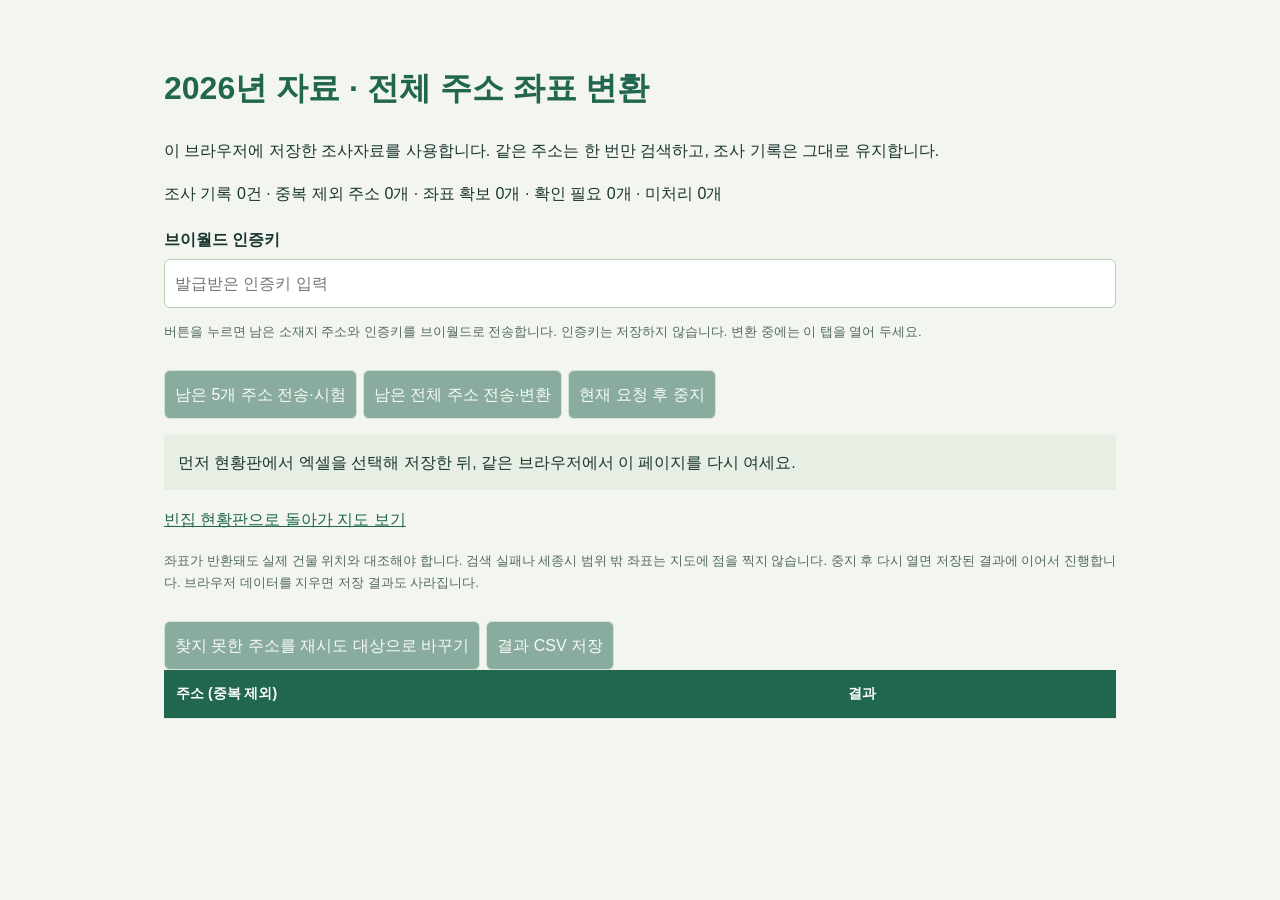
<file: bulk-geocode.html>
<!DOCTYPE html><html lang="ko"><head><meta charset="UTF-8"><meta name="viewport" content="width=device-width,initial-scale=1"><title>빈집 전체 주소 좌표 변환</title><style>
    * { box-sizing: border-box; }
    body { max-width: 1000px; margin: auto; padding: 40px 24px; font: 16px/1.7 "Malgun Gothic",sans-serif; background:#f3f5ef; color:#19352f; }
    h1 { color:#21664f; } label { display:block; margin:18px 0 6px; font-weight:bold; }
    input,textarea,select,button { font:inherit; padding:10px; border:1px solid #b8cbb9; border-radius:6px; }
    input,textarea { width:100%; background:white; } textarea { min-height:160px; }
    button { margin:14px 6px 0 0; cursor:pointer; background:#21664f; color:white; }
    button:disabled { opacity:.5; cursor:default; } .note { font-size:13px; color:#526b5a; }
    table { width:100%; border-collapse:collapse; background:white; font-size:14px; }
    th,td { padding:12px; border-bottom:1px solid #dfe7e1; text-align:left; }
    th { background:#21664f; color:white; } .scroll { overflow:auto; }
    #status { background:#e7eee3; padding:14px; } a { color:#21664f; }
  </style></head><body>
<h1>전체 주소를 지도 좌표로 바꾸기</h1>
<p>이 브라우저에 저장한 조사자료를 사용합니다. 같은 주소는 한 번만 검색하고, 조사 기록은 그대로 유지합니다.</p>
<div id="careSource" hidden><label for="careFile">세종시 장기요양기관 주소 대조표 CSV</label><input id="careFile" type="file" accept=".csv"></div>
<p id="summary"></p>
<label for="apiKey">브이월드 인증키</label><input id="apiKey" type="password" autocomplete="off" placeholder="발급받은 인증키 입력">
<p class="note">버튼을 누르면 남은 소재지 주소와 인증키를 브이월드로 전송합니다. 인증키는 저장하지 않습니다. 변환 중에는 이 탭을 열어 두세요.</p>
<button id="five">남은 5개 주소 전송·시험</button><button id="all">남은 전체 주소 전송·변환</button><button id="stop" disabled>현재 요청 후 중지</button>
<p id="status" role="status">저장된 자료를 확인합니다.</p>
<p><a href="./">빈집 현황판으로 돌아가 지도 보기</a></p>
<p class="note">좌표가 반환돼도 실제 건물 위치와 대조해야 합니다. 검색 실패나 세종시 범위 밖 좌표는 지도에 점을 찍지 않습니다. 중지 후 다시 열면 저장된 결과에 이어서 진행합니다. 브라우저 데이터를 지우면 저장 결과도 사라집니다.</p>
<button id="retry">찾지 못한 주소를 재시도 대상으로 바꾸기</button><button id="download">결과 CSV 저장</button>
<div class="scroll"><table><thead><tr><th>주소 (중복 제외)</th><th>결과</th></tr></thead><tbody id="results"></tbody></table></div>
<script src="./vendor/xlsx-0.20.3.min.js"></script>
<script>const get=id=>document.getElementById(id);let requestNumber=0;
    function requestCoordinates(address, type, key) {
      return new Promise((resolve, reject) => {
        const callback = 'vworldAddress_' + Date.now() + '_' + (++requestNumber);
        const script = document.createElement('script');
        let finished = false;
        let timer;
        function finish(error, data) {
          if (finished) return;
          finished = true;
          clearTimeout(timer);
          script.remove();
          delete window[callback];
          if (error) reject(error); else resolve(data);
        }
        window[callback] = data => finish(null, data);
        script.onerror = () => finish(new Error('연결 실패: 네트워크와 브이월드 설정을 확인하세요.'));
        const url = new URL('https://api.vworld.kr/req/address');
        const parameters = {
          service: 'address', request: 'getcoord', version: '2.0',
          crs: 'EPSG:4326', format: 'json', errorformat: 'json',
          type, address, key, callback,
          domain: new URL('.', location.href).href
        };
        for (const [name, value] of Object.entries(parameters)) url.searchParams.set(name, value);
        script.src = url.href;
        timer = setTimeout(() => finish(new Error('20초 동안 응답이 없습니다. 네트워크와 인증키 설정을 확인하세요.')), 20000);
        document.head.append(script);
      });
    }

    function parseResponse(data) {
      const response = data && data.response;
      if (!response) throw new Error('예상과 다른 응답입니다.');
      if (response.status === 'NOT_FOUND') return {x:'', y:'', state:'주소를 찾지 못함'};
      if (response.status !== 'OK') {
        const code = String(response.error?.code || 'UNKNOWN').replace(/[^a-zA-Z0-9_-]/g,'');
        throw new Error('브이월드 오류 (' + code + '). 인증키·서비스 URL·활용 API를 확인하세요.');
      }
      const point = response.result?.point;
      if (point?.x == null || point?.y == null || String(point.x).trim()==='' || String(point.y).trim()==='') {
        throw new Error('응답에 좌표가 없습니다.');
      }
      const x = Number(point.x), y = Number(point.y);
      if (!Number.isFinite(x) || !Number.isFinite(y) || x < -180 || x > 180 || y < -90 || y > 90) {
        throw new Error('올바르지 않은 좌표가 반환되었습니다.');
      }
      return {x, y, state:'좌표 반환 · 지도 대조 필요'};
    }

const isDemolition=new URLSearchParams(location.search).get('dataset')==='demolition';
const isCare=new URLSearchParams(location.search).get('dataset')==='long-term-care';
const activeYear=new URLSearchParams(location.search).get('year')==='2021'?'2021':'2026';
const baseScope='sejong-dashboard:v1:'+new URL('.',location.href).pathname;
const scope=baseScope+(isCare?':long-term-care':isDemolition?':demolition':activeYear==='2021'?':2021':'');
document.querySelector('h1').textContent=isCare?'장기요양기관 · 주소 좌표 변환':isDemolition?'철거 실적 · 주소 좌표 변환':activeYear+'년 자료 · 전체 주소 좌표 변환';
if(isCare){
  get('careSource').hidden=false;
  document.querySelector('h1 + p').textContent='주소 대조표 CSV의 도로명주소를 변환합니다. 이전 작업을 이어갈 때는 같은 CSV를 선택하세요.';
}
document.querySelector('a[href="./"]').href=isCare?'./?year=2026&view=reuse':isDemolition?'./demolition.html':'./?year='+activeYear;
const surveyKey=isDemolition?baseScope+':demolition-records':scope+':survey', coordinateKey=scope+':coordinates';
const normalize=s=>{let text=s.trim().replace(/\s+/g,' ');if(isDemolition&&text){text=text.replace(/^세종시\s+/,'세종특별자치시 ');if(!text.startsWith('세종특별자치시 '))text='세종특별자치시 '+text;}return text;};
const inside=(x,y)=>Number.isFinite(x)&&Number.isFinite(y)&&x>=127.12765872447403&&x<=127.4092754044858&&y>=36.40675835257603&&y<=36.73376199366809;
let sourceRaw, coordinateRaw, records=[], addresses=[], cache=new Map(), running=false, stopped=false, careFileRequest=0;
function checkUnchanged(){
  if((!isCare&&localStorage.getItem(surveyKey)!==sourceRaw)||localStorage.getItem(coordinateKey)!==coordinateRaw) throw new Error('다른 화면에서 저장 자료가 바뀌었습니다. 이 페이지를 새로고침하세요.');
}
function persist(){
  checkUnchanged();
  const points=records.flatMap(r=>{const c=cache.get(normalize(r.address));return c?.status==='ok'?[{address:r.address,region:r.region,longitude:c.x,latitude:c.y}]:[];});
  const rejected=records.filter(r=>{const c=cache.get(normalize(r.address));return c&&c.status!=='ok';}).length;
  const next=JSON.stringify({version:1,name:'전체 주소 좌표 변환',savedAt:new Date().toISOString(),records:points,rejected,geocoding:[...cache.values()]});
  try{localStorage.setItem(coordinateKey,next);}catch{throw new Error('브라우저에 저장하지 못해 중지했습니다. 기존 저장 결과는 유지됩니다. 결과 CSV를 내려받아 보관하세요.');}
  coordinateRaw=next;
}
function render(){
  const done=addresses.filter(a=>cache.has(a)).length, good=addresses.filter(a=>cache.get(a)?.status==='ok').length;
  get('summary').textContent=`${isCare?'주소가 있는 기관':'조사 기록'} ${records.length}건 · 중복 제외 주소 ${addresses.length}개 · 좌표 확보 ${good}개 · 확인 필요 ${done-good}개 · 미처리 ${addresses.length-done}개`;
  get('results').replaceChildren();
  for(const address of addresses){const tr=document.createElement('tr');for(const text of [address,cache.get(address)?.state||'대기']){const td=document.createElement('td');td.textContent=text;tr.append(td);}get('results').append(tr);}
  for(const id of ['five','all','retry','apiKey'])get(id).disabled=running||!addresses.length;
  get('stop').disabled=!running;
  get('download').disabled=!addresses.length;
  get('careFile').disabled=running;
}
function load(careRecords){
  try{
    sourceRaw=isCare?null:localStorage.getItem(surveyKey); coordinateRaw=localStorage.getItem(coordinateKey);
    const source=isCare?{version:1,records:careRecords}:JSON.parse(sourceRaw||'null');
    cache.clear();
    if(source?.version!==1||!Array.isArray(source.records)||!source.records.length)throw new Error('먼저 현황판에서 엑셀을 선택해 저장한 뒤, 같은 브라우저에서 이 페이지를 다시 여세요.');
    if(source.records.some(r=>!r||typeof r.address!=='string'||(!isDemolition&&!r.address.trim())||typeof r.region!=='string'))throw new Error('조사자료 형식을 확인해 주세요. 현황판에서 엑셀을 다시 선택하세요.');
    records=source.records.filter(r=>r.address.trim()).map(r=>isDemolition?{...r,address:normalize(r.address)}:r);addresses=[...new Set(records.map(r=>normalize(r.address)))];
    const previous=JSON.parse(coordinateRaw||'null');
    if(previous&&previous.version!==1)throw new Error('저장된 좌표 형식을 확인할 수 없습니다.');
    for(const c of previous?.geocoding||[]){if(typeof c.address==='string'&&addresses.includes(c.address)&&((c.status==='ok'&&inside(c.x,c.y))||['missing','outside'].includes(c.status)))cache.set(c.address,{address:c.address,status:c.status,x:c.x,y:c.y,state:c.status==='ok'?'좌표 확보 · 지도 대조 필요':c.status==='missing'?'주소를 찾지 못함':'세종시 범위 밖 · 주소 확인 필요'});}
    for(const c of previous?.records||[]){if(typeof c.address==='string'&&inside(c.longitude,c.latitude)&&addresses.includes(normalize(c.address)))cache.set(normalize(c.address),{address:normalize(c.address),x:c.longitude,y:c.latitude,status:'ok',state:'좌표 확보 · 지도 대조 필요'});}
    get('status').textContent=(isCare?'주소 대조표를 불러왔습니다.':'저장 자료를 불러왔습니다.')+' 먼저 남은 5개 주소로 시험하세요.'+(isDemolition?' 주소 미기재 '+(source.records.length-records.length)+'건은 변환에서 제외합니다.':'');
  }catch(e){records=[];addresses=[];get('status').textContent=e.message;}
  render();
}
get('careFile').addEventListener('change',async()=>{
  const file=get('careFile').files[0];
  if(!file||running)return;
  const request=++careFileRequest;
  try{
    const text=await file.text();
    if(request!==careFileRequest||running)return;
    const workbook=XLSX.read(text.replace(/^\uFEFF/,''),{type:'string',raw:true});
    const rows=XLSX.utils.sheet_to_json(workbook.Sheets[workbook.SheetNames[0]],{defval:''});
    if(!rows.length||rows.some(row=>!/^\d+$/.test(row['장기요양기관기호'])||!row['기관명']||!Object.hasOwn(row,'주소'))){
      throw new Error('장기요양기관 주소 대조표 CSV를 선택하세요.');
    }
    const institutions=rows.filter(row=>row['주소'].trim()).map(row=>({
      id:row['장기요양기관기호'],name:row['기관명'],type:row['기관유형명'],
      address:row['주소'],region:'세종특별자치시'
    }));
    if(!institutions.length)throw new Error('주소가 있는 기관이 없습니다.');
    load(institutions);
  }catch(error){if(request===careFileRequest)get('status').textContent=error.message;}
});
async function run(limit){
  if(running)return;
  const key=get('apiKey').value.trim();
  if(location.protocol!=='https:'){get('status').textContent='GitHub Pages의 HTTPS 주소에서 열어주세요.';return;}
  if(!key){get('status').textContent='인증키를 입력하세요.';return;}
  const pending=addresses.filter(a=>!cache.has(a)).slice(0,limit);
  if(!pending.length){get('status').textContent='미처리 주소가 없습니다. 확인이 필요한 주소는 아래 결과를 살펴보세요.';return;}
  running=true;stopped=false;render();let completed=0;
  try{
    checkUnchanged();
    for(const address of pending){
      if(stopped)break;
      checkUnchanged();get('status').textContent=`이번 작업 ${completed+1}/${pending.length}개 검색 중`;
      const result=parseResponse(await requestCoordinates(address,isCare?'ROAD':'PARCEL',key));
      checkUnchanged();
      const status=typeof result.x!=='number'?'missing':inside(result.x,result.y)?'ok':'outside';
      cache.set(address,{address,x:result.x,y:result.y,status,state:status==='ok'?'좌표 확보 · 지도 대조 필요':status==='missing'?'주소를 찾지 못함':'세종시 범위 밖 · 주소 확인 필요'});
      persist();completed++;render();
      if(!stopped&&completed<pending.length)await new Promise(resolve=>setTimeout(resolve,500));
    }
    get('status').textContent=`${stopped?'중지':'이번 작업 완료'} · ${completed}개 처리·저장. ${isCare?'결과 CSV를 저장하세요.':'현황판으로 돌아가면 저장된 좌표가 표시됩니다.'}`;
  }catch(e){get('status').textContent=e.message+' 이전에 저장된 결과부터 이어서 진행할 수 있습니다.';}
  finally{get('apiKey').value='';running=false;render();}
}
get('five').addEventListener('click',()=>run(5));
get('all').addEventListener('click',()=>run(Infinity));
get('stop').addEventListener('click',()=>{stopped=true;get('status').textContent='현재 요청을 저장한 뒤 중지합니다.';});
get('retry').addEventListener('click',()=>{try{checkUnchanged();for(const [a,c]of cache)if(c.status!=='ok')cache.delete(a);persist();render();get('status').textContent='확인 필요 주소를 대기로 바꿨습니다. 변환 버튼을 눌러야 다시 전송합니다.';}catch(e){get('status').textContent=e.message;}});
get('download').addEventListener('click',()=>{
  const cell=v=>'"'+String(v??'').replace(/^[\s]*[=+@-]/,"'$&").replace(/"/g,'""')+'"';
  const rows=[['소재지','경도','위도','결과'],...records.map(r=>{const c=cache.get(normalize(r.address));return[r.address,c?.status==='ok'?c.x:'',c?.status==='ok'?c.y:'',c?.state||'대기'];})];
  if(isCare){
    rows[0].unshift('장기요양기관기호','기관명','기관유형명');
    records.forEach((record,index)=>rows[index+1].unshift(record.id,record.name,record.type));
  }
  const url=URL.createObjectURL(new Blob(['\ufeff'+rows.map(r=>r.map(cell).join(',')).join('\r\n')],{type:'text/csv;charset=utf-8'}));
  const a=document.createElement('a');a.href=url;a.download=isCare?'세종시_장기요양기관_좌표.csv':isDemolition?'철거실적_주소좌표.csv':activeYear+'년_빈집_전체주소_좌표.csv';a.click();setTimeout(()=>URL.revokeObjectURL(url),1000);
});
if(isCare){get('status').textContent='장기요양기관 주소 대조표 CSV를 선택하세요.';render();}
else load();
</script></body></html>
</file>
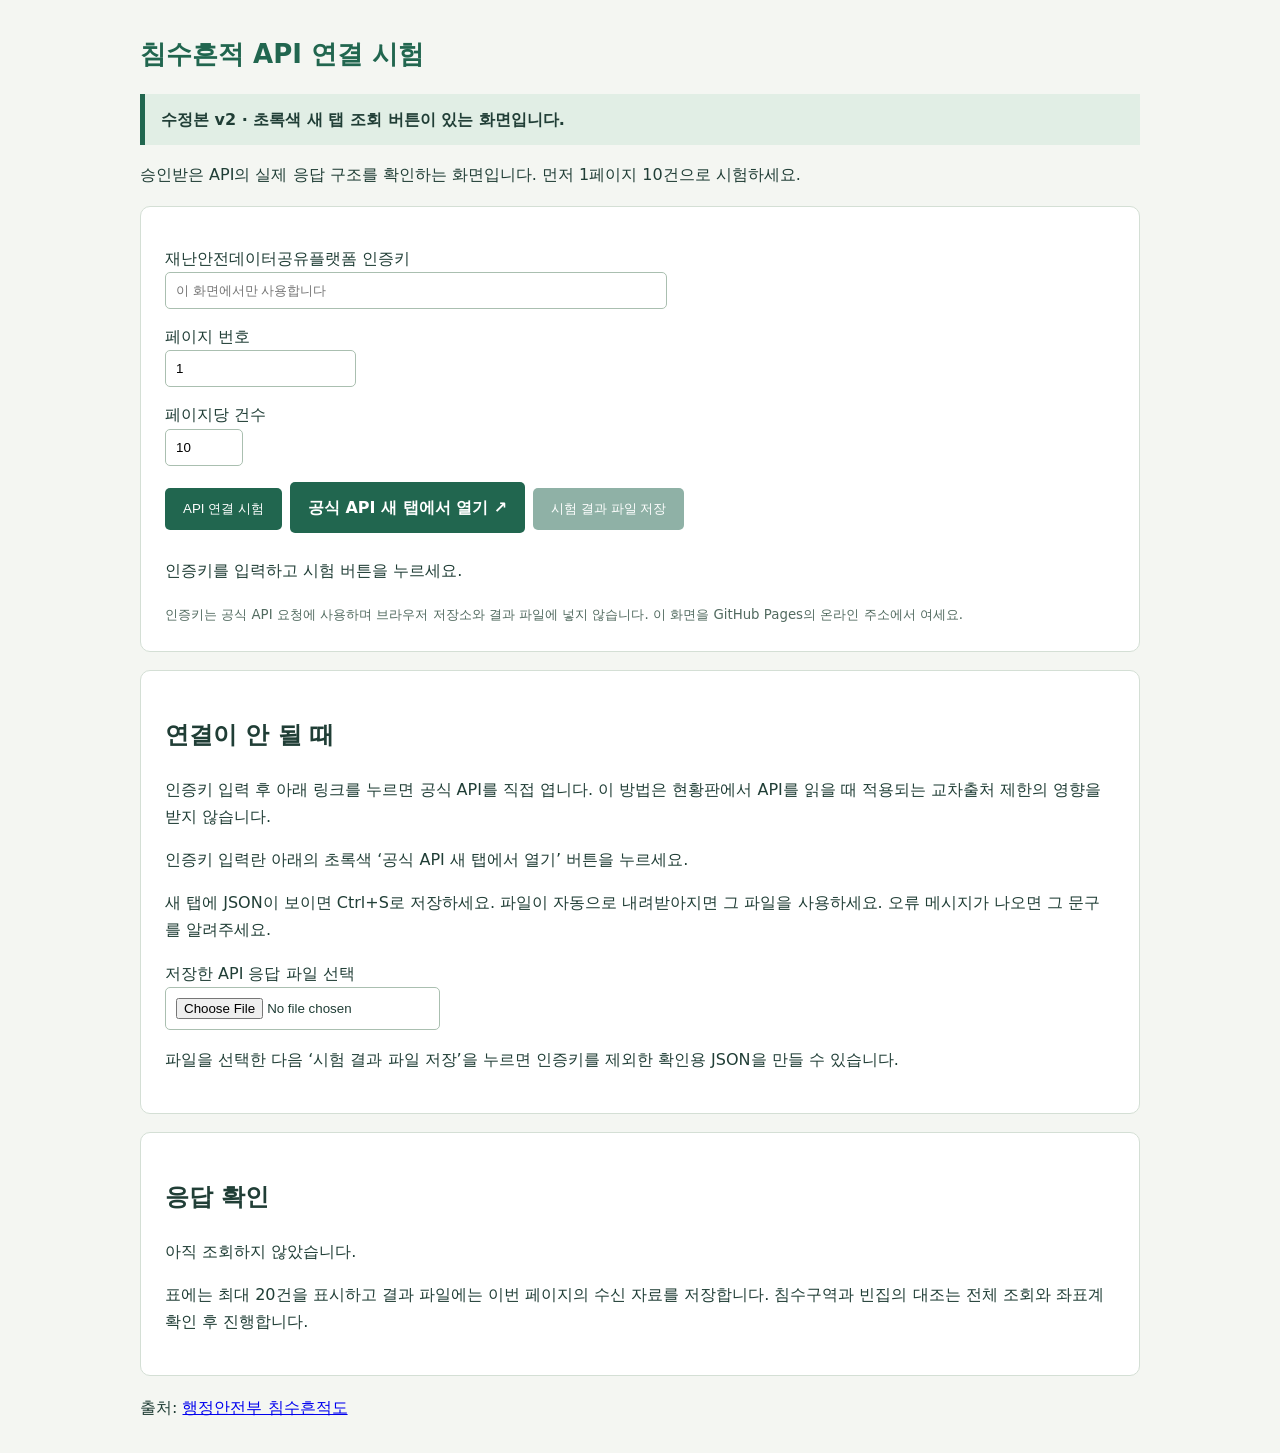
<file: flood-api-test-v2 (2).html>
<!DOCTYPE html><html lang="ko"><head><meta charset="UTF-8"><meta name="viewport" content="width=device-width,initial-scale=1"><meta name="referrer" content="no-referrer"><title>세종시 빈집 현황판 · 침수흔적 API 연결 시험</title><style>body{margin:32px auto;padding:0 20px;max-width:1000px;font-family:system-ui,sans-serif;color:#203e36;background:#f4f6f2;line-height:1.7}section{padding:24px;background:white;border:1px solid #d4dfd5;border-radius:10px;margin:18px 0}h1{font-size:26px;color:#21664f}label{display:block;margin-top:14px}input{padding:10px;border:1px solid #aabfb0;border-radius:5px;max-width:90%}input[type=password]{width:480px}button{margin:16px 8px 8px 0;background:#21664f;border:0;color:white;border-radius:5px;padding:12px 18px;cursor:pointer}button:disabled{opacity:.5;cursor:default}table{border-collapse:collapse;width:100%;font-size:13px}td,th{text-align:left;padding:9px;border-bottom:1px solid #d4dfd5;overflow-wrap:anywhere}th{background:#e8eee6}.scroll{overflow-x:auto}small{color:#526b60}.direct-action{display:inline-block;background:#21664f;color:#fff;text-decoration:none;font-weight:700;border-radius:5px;padding:12px 18px;margin:16px 8px 8px 0}.version{padding:12px 16px;background:#e1eee5;border-left:5px solid #21664f;font-weight:700}</style></head><body><h1>침수흔적 API 연결 시험</h1><p class="version">수정본 v2 · 초록색 새 탭 조회 버튼이 있는 화면입니다.</p><p>승인받은 API의 실제 응답 구조를 확인하는 화면입니다. 먼저 1페이지 10건으로 시험하세요.</p><section><label for="key">재난안전데이터공유플랫폼 인증키</label><input id="key" type="password" autocomplete="off" spellcheck="false" placeholder="이 화면에서만 사용합니다"><label for="page">페이지 번호</label><input id="page" type="number" value="1" min="1"><label for="size">페이지당 건수</label><input id="size" type="number" value="10" min="1" max="1000"><div><button id="run" type="button">API 연결 시험</button><a class="direct-action" id="direct" href="#" target="_blank" rel="noopener noreferrer">공식 API 새 탭에서 열기 ↗</a><button id="save" type="button" disabled>시험 결과 파일 저장</button></div><p id="status" role="status" aria-live="polite">인증키를 입력하고 시험 버튼을 누르세요.</p><small>인증키는 공식 API 요청에 사용하며 브라우저 저장소와 결과 파일에 넣지 않습니다. 이 화면을 GitHub Pages의 온라인 주소에서 여세요.</small></section><section><h2>연결이 안 될 때</h2><p>인증키 입력 후 아래 링크를 누르면 공식 API를 직접 엽니다. 이 방법은 현황판에서 API를 읽을 때 적용되는 교차출처 제한의 영향을 받지 않습니다.</p><p>인증키 입력란 아래의 초록색 ‘공식 API 새 탭에서 열기’ 버튼을 누르세요.</p><p>새 탭에 JSON이 보이면 Ctrl+S로 저장하세요. 파일이 자동으로 내려받아지면 그 파일을 사용하세요. 오류 메시지가 나오면 그 문구를 알려주세요.</p><label for="responseFile">저장한 API 응답 파일 선택</label><input id="responseFile" type="file" accept=".json,.txt,application/json"><p>파일을 선택한 다음 ‘시험 결과 파일 저장’을 누르면 인증키를 제외한 확인용 JSON을 만들 수 있습니다.</p></section><section><h2>응답 확인</h2><div id="summary">아직 조회하지 않았습니다.</div><div class="scroll"><table id="rows"></table></div><p>표에는 최대 20건을 표시하고 결과 파일에는 이번 페이지의 수신 자료를 저장합니다. 침수구역과 빈집의 대조는 전체 조회와 좌표계 확인 후 진행합니다.</p></section><p>출처: <a href="https://www.safetydata.go.kr/disaster-data/view?dataSn=108" target="_blank" rel="noopener">행정안전부 침수흔적도</a></p><script>/* Provider response probe only. No claim of complete coverage or CRS verification. */
(function(root){'use strict';
const ENDPOINT='https://www.safetydata.go.kr/V2/api/DSSP-IF-00117',FIELDS=['SN','FLDN_DOWA','FLDN_GRD','FLDN_AREA','FLDN_YR','FLDN_DST_NM','FLDN_CS_DTL_NM','FLDN_BGNG_YMD','FLDN_END_YMD','FLDN_BGNG_TM','FLDN_END_TM','STDG_CTPV_CD','STDG_SGG_CD','GEOM'];
function requestURL(key,page,size){if(typeof key!=='string'||key.trim().length<10)throw Error('발급받은 인증키를 입력하세요.');if(!Number.isInteger(page)||page<1||!Number.isInteger(size)||size<1||size>1000)throw Error('페이지는 1 이상, 페이지당 건수는 1~1000으로 입력하세요.');const url=new URL(ENDPOINT);for(const[k,v]of Object.entries({serviceKey:key.trim(),returnType:'json',pageNo:page,numOfRows:size}))url.searchParams.set(k,String(v));return url;}
function inspect(input,page,size,secret=''){
 const candidates=[],totals=[],errors=[],shapes=[];let nodes=0;
 function walk(v,path,depth){if(++nodes>100000||depth>16)throw Error('응답 구조가 너무 큽니다. 페이지당 건수를 줄이세요.');if(Array.isArray(v)){if(v.length&&v.every(r=>r&&typeof r==='object'&&!Array.isArray(r)&&('GEOM'in r||'SN'in r))){candidates.push({path,rows:v});return;}for(let i=0;i<v.length;i++)walk(v[i],path+'[]',depth+1);return;}if(v&&typeof v==='object')for(const[k,x]of Object.entries(v)){if(/^(totalCount|totalCnt|total_count)$/i.test(k)&&/^\d+$/.test(String(x)))totals.push({path:path+'.'+k,value:Number(x)});if(/^(resultCode|resultMsg|returnReasonCode|errCd|errMsg)$/i.test(k)&&!x?.constructor?.name?.includes('Object'))errors.push({field:k,value:String(x).slice(0,500)});walk(x,path+'.'+k,depth+1);}}
 walk(input,'$',0);if(candidates.length>1)throw Error('응답에 여러 데이터 목록이 있습니다. 자동으로 하나를 고르지 않았습니다.');const rows=candidates[0]?.rows||[];if(rows.length>size)throw Error('요청한 페이지 크기보다 많은 행이 반환됐습니다.');const scrub=v=>{let t=String(v??'');if(secret){for(const q of [secret,encodeURIComponent(secret)])t=t.split(q).join('[인증키 제외]');}return t.replace(/(serviceKey[=:\s]+)[^&\s\"<>]+/gi,'$1[인증키 제외]');};const clean=rows.map(r=>Object.fromEntries(FIELDS.filter(k=>k in r).map(k=>[k,scrub(r[k])])));const codes={};for(const r of clean){const c=r.STDG_SGG_CD||'미제공';codes[c]=(codes[c]||0)+1;if(r.GEOM)shapes.push((r.GEOM.match(/^\s*(?:SRID=\d+;)?\s*([A-Z]+)/i)||[])[1]||'미확인');}
 return{format:'sejong-flood-probe',version:1,endpoint:ENDPOINT,queriedAt:new Date().toISOString(),request:{pageNo:page,numOfRows:size,returnType:'json'},rowPath:candidates[0]?.path||null,received:clean.length,sejongRows:clean.filter(r=>r.STDG_SGG_CD==='36110'||r.STDG_CTPV_CD==='36').length,regionCounts:codes,geometryTypes:[...new Set(shapes)],totalFields:totals,messages:errors.map(e=>({field:e.field,value:scrub(e.value)})),rows:clean,coverage:'single-page-only',crs:'not-confirmed'};
}
async function query(key,page,size,send=root.fetch?.bind(root)){
 const url=requestURL(key,page,size);key=key.trim();const c=new AbortController(),timer=setTimeout(()=>c.abort(),25000);try{let response;try{response=await send(url.href,{signal:c.signal,credentials:'omit',referrerPolicy:'no-referrer'});}catch{throw Error(c.signal.aborted?'응답 시간이 초과됐습니다.':'연결되지 않았습니다. 네트워크·등록 IP·브라우저 교차출처 제한을 확인하세요.');}if(!response.ok)throw Error('API 서버 응답 오류 ('+response.status+').');let data;try{data=await response.json();}catch{throw Error('JSON 응답이 아닙니다. 인증·호출 제한을 확인하세요.');}return inspect(data,page,size,key);}finally{clearTimeout(timer);}}
const api={inspect,query,requestURL};if(typeof module==='object'&&module.exports)module.exports=api;root.FloodProbe=api;
if(!root.document)return;const $=id=>root.document.getElementById(id);let last=null,busy=false;const text=(tag,s)=>{const n=root.document.createElement(tag);n.textContent=s;return n;};
function show(result){last=result;$('status').textContent=result.received?'응답 수신 · '+result.received+'건 · 이번 페이지의 세종시 자료 '+result.sejongRows+'건':'응답을 받았지만 데이터 목록을 확인하지 못했습니다. 결과 파일을 저장해 확인하세요.';$('summary').replaceChildren(text('p','이번 조회는 한 페이지입니다. 세종시 0건이어도 전체 자료에 세종시 기록이 없다는 뜻은 아닙니다.'),text('p','목록 위치: '+(result.rowPath||'미확인')+' · 전체 건수 항목: '+(result.totalFields.map(t=>t.value).join(', ')||'미확인')),text('p','지역코드별 수: '+JSON.stringify(result.regionCounts)),text('p','도형 형식: '+(result.geometryTypes.join(', ')||'미확인')+' · 좌표계: 아직 확정하지 않음'));
 const table=$('rows');table.replaceChildren();const h=root.document.createElement('tr');for(const s of ['번호','시군구 코드','침수연도','재해명','도형'])h.append(text('th',s));table.append(h);for(const r of result.rows.slice(0,20)){const tr=root.document.createElement('tr');for(const s of [r.SN,r.STDG_SGG_CD,r.FLDN_YR,r.FLDN_DST_NM,r.GEOM?.slice(0,55)])tr.append(text('td',s||'미제공'));table.append(tr);}$('save').disabled=false;}
$('run').onclick=async()=>{if(busy)return;busy=true;$('run').disabled=true;$('save').disabled=true;$('status').textContent='침수흔적 API를 1회 조회합니다…';last=null;try{const result=await query($('key').value,Number($('page').value),Number($('size').value));$('key').value='';show(result);}catch(e){$('status').textContent=e.message+' 아래 ‘공식 API 새 탭에서 열기’로 직접 응답을 확인할 수 있습니다.';}finally{busy=false;$('run').disabled=false;}};
$('direct').onclick=function(event){try{this.href=requestURL($('key').value,Number($('page').value),Number($('size').value)).href;$('status').textContent='공식 API 응답을 새 탭에서 엽니다. JSON이 보이면 Ctrl+S로 저장하거나, 자동 내려받기 파일을 아래에서 선택하세요.';}catch(e){event.preventDefault();$('status').textContent=e.message;}};
$('responseFile').onchange=async()=>{const file=$('responseFile').files?.[0];if(!file)return;if(file.size>30*1024*1024){$('status').textContent='30MB 이하의 JSON 응답 파일을 선택하세요.';return;}try{const result=inspect(JSON.parse(await file.text()),Number($('page').value),Number($('size').value),$('key').value.trim());show(result);$('key').value='';$('status').textContent='공식 응답 파일 확인 · '+result.received+'건 · 세종시 '+result.sejongRows+'건. 시험 결과 파일 저장 버튼을 누르세요.';}catch(e){$('status').textContent='응답 파일을 읽지 못했습니다. JSON 형식과 페이지당 건수를 확인하세요.';}};
$('save').onclick=()=>{if(!last)return;const blob=new Blob([JSON.stringify(last,null,2)],{type:'application/json;charset=utf-8'}),u=URL.createObjectURL(blob),a=root.document.createElement('a');a.href=u;a.download='침수흔적_API_조회시험결과.json';a.click();setTimeout(()=>URL.revokeObjectURL(u),1000);};
})(typeof window!=='undefined'?window:globalThis);
</script></body></html>
</file>
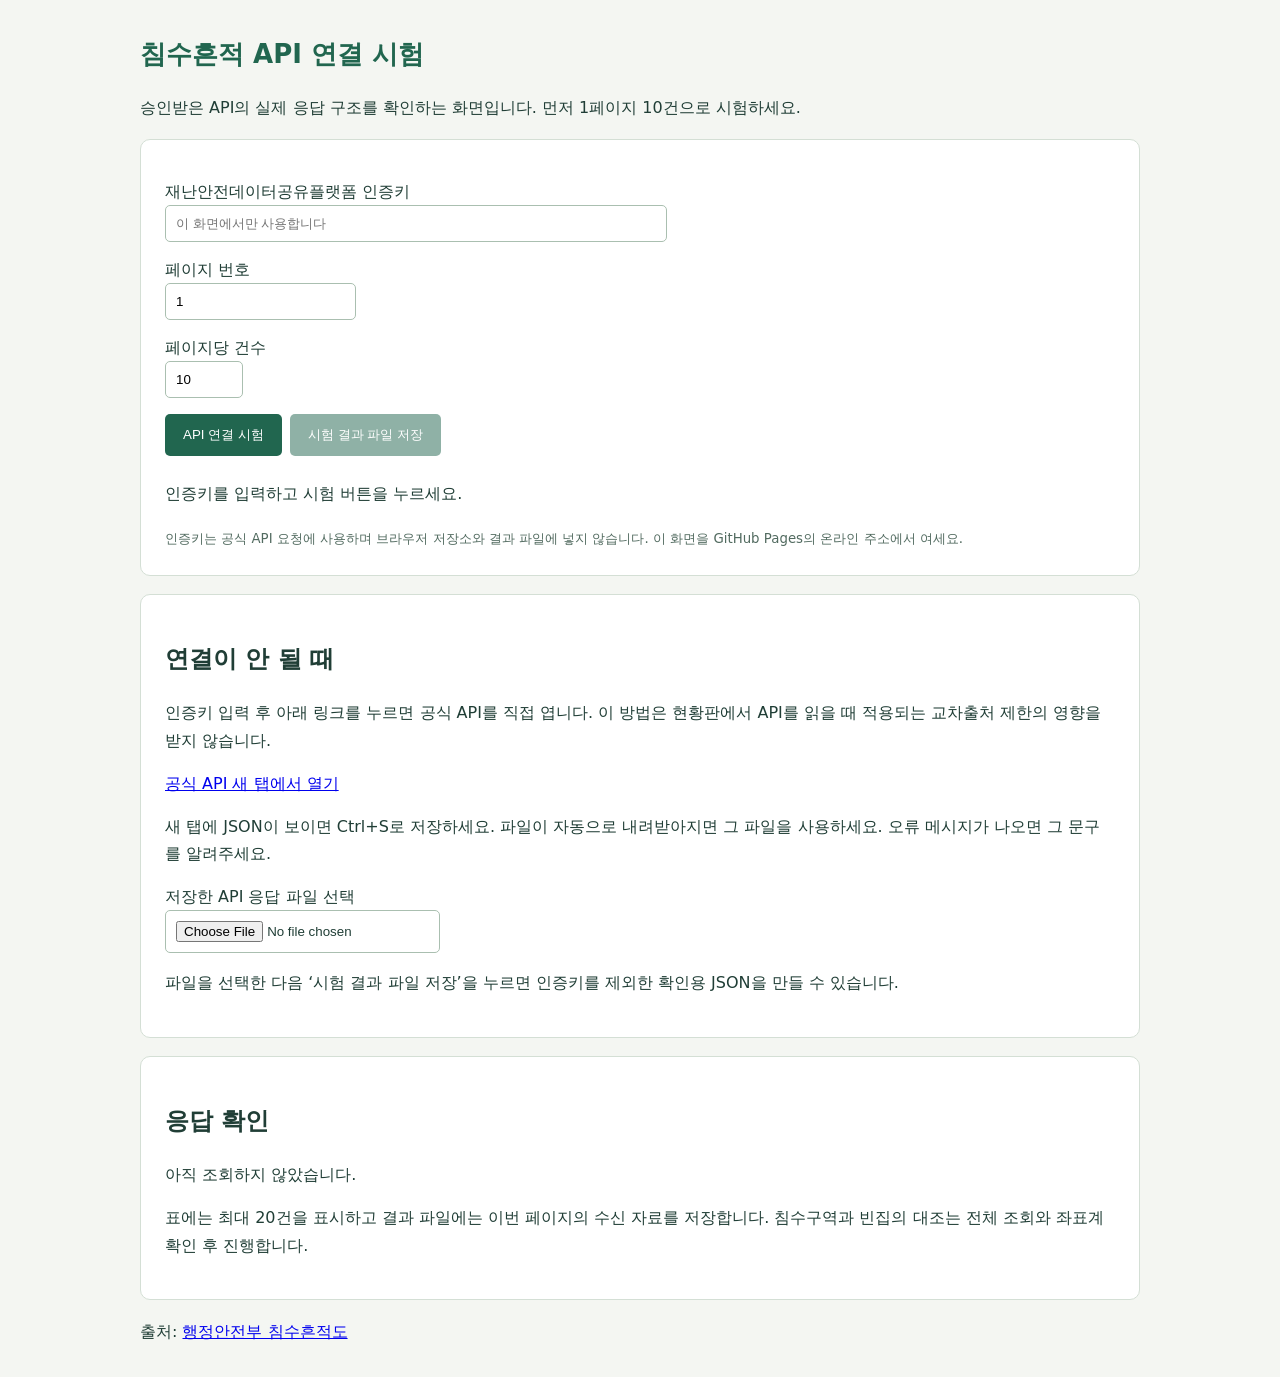
<file: flood-api-test.html>
<!DOCTYPE html><html lang="ko"><head><meta charset="UTF-8"><meta name="viewport" content="width=device-width,initial-scale=1"><meta name="referrer" content="no-referrer"><title>세종시 빈집 현황판 · 침수흔적 API 연결 시험</title><style>body{margin:32px auto;padding:0 20px;max-width:1000px;font-family:system-ui,sans-serif;color:#203e36;background:#f4f6f2;line-height:1.7}section{padding:24px;background:white;border:1px solid #d4dfd5;border-radius:10px;margin:18px 0}h1{font-size:26px;color:#21664f}label{display:block;margin-top:14px}input{padding:10px;border:1px solid #aabfb0;border-radius:5px;max-width:90%}input[type=password]{width:480px}button{margin:16px 8px 8px 0;background:#21664f;border:0;color:white;border-radius:5px;padding:12px 18px;cursor:pointer}button:disabled{opacity:.5;cursor:default}table{border-collapse:collapse;width:100%;font-size:13px}td,th{text-align:left;padding:9px;border-bottom:1px solid #d4dfd5;overflow-wrap:anywhere}th{background:#e8eee6}.scroll{overflow-x:auto}small{color:#526b60}</style></head><body><h1>침수흔적 API 연결 시험</h1><p>승인받은 API의 실제 응답 구조를 확인하는 화면입니다. 먼저 1페이지 10건으로 시험하세요.</p><section><label for="key">재난안전데이터공유플랫폼 인증키</label><input id="key" type="password" autocomplete="off" spellcheck="false" placeholder="이 화면에서만 사용합니다"><label for="page">페이지 번호</label><input id="page" type="number" value="1" min="1"><label for="size">페이지당 건수</label><input id="size" type="number" value="10" min="1" max="1000"><div><button id="run" type="button">API 연결 시험</button><button id="save" type="button" disabled>시험 결과 파일 저장</button></div><p id="status" role="status" aria-live="polite">인증키를 입력하고 시험 버튼을 누르세요.</p><small>인증키는 공식 API 요청에 사용하며 브라우저 저장소와 결과 파일에 넣지 않습니다. 이 화면을 GitHub Pages의 온라인 주소에서 여세요.</small></section><section><h2>연결이 안 될 때</h2><p>인증키 입력 후 아래 링크를 누르면 공식 API를 직접 엽니다. 이 방법은 현황판에서 API를 읽을 때 적용되는 교차출처 제한의 영향을 받지 않습니다.</p><a id="direct" href="#" target="_blank" rel="noopener noreferrer">공식 API 새 탭에서 열기</a><p>새 탭에 JSON이 보이면 Ctrl+S로 저장하세요. 파일이 자동으로 내려받아지면 그 파일을 사용하세요. 오류 메시지가 나오면 그 문구를 알려주세요.</p><label for="responseFile">저장한 API 응답 파일 선택</label><input id="responseFile" type="file" accept=".json,.txt,application/json"><p>파일을 선택한 다음 ‘시험 결과 파일 저장’을 누르면 인증키를 제외한 확인용 JSON을 만들 수 있습니다.</p></section><section><h2>응답 확인</h2><div id="summary">아직 조회하지 않았습니다.</div><div class="scroll"><table id="rows"></table></div><p>표에는 최대 20건을 표시하고 결과 파일에는 이번 페이지의 수신 자료를 저장합니다. 침수구역과 빈집의 대조는 전체 조회와 좌표계 확인 후 진행합니다.</p></section><p>출처: <a href="https://www.safetydata.go.kr/disaster-data/view?dataSn=108" target="_blank" rel="noopener">행정안전부 침수흔적도</a></p><script>/* Provider response probe only. No claim of complete coverage or CRS verification. */
(function(root){'use strict';
const ENDPOINT='https://www.safetydata.go.kr/V2/api/DSSP-IF-00117',FIELDS=['SN','FLDN_DOWA','FLDN_GRD','FLDN_AREA','FLDN_YR','FLDN_DST_NM','FLDN_CS_DTL_NM','FLDN_BGNG_YMD','FLDN_END_YMD','FLDN_BGNG_TM','FLDN_END_TM','STDG_CTPV_CD','STDG_SGG_CD','GEOM'];
function requestURL(key,page,size){if(typeof key!=='string'||key.trim().length<10)throw Error('발급받은 인증키를 입력하세요.');if(!Number.isInteger(page)||page<1||!Number.isInteger(size)||size<1||size>1000)throw Error('페이지는 1 이상, 페이지당 건수는 1~1000으로 입력하세요.');const url=new URL(ENDPOINT);for(const[k,v]of Object.entries({serviceKey:key.trim(),returnType:'json',pageNo:page,numOfRows:size}))url.searchParams.set(k,String(v));return url;}
function inspect(input,page,size,secret=''){
 const candidates=[],totals=[],errors=[],shapes=[];let nodes=0;
 function walk(v,path,depth){if(++nodes>100000||depth>16)throw Error('응답 구조가 너무 큽니다. 페이지당 건수를 줄이세요.');if(Array.isArray(v)){if(v.length&&v.every(r=>r&&typeof r==='object'&&!Array.isArray(r)&&('GEOM'in r||'SN'in r))){candidates.push({path,rows:v});return;}for(let i=0;i<v.length;i++)walk(v[i],path+'[]',depth+1);return;}if(v&&typeof v==='object')for(const[k,x]of Object.entries(v)){if(/^(totalCount|totalCnt|total_count)$/i.test(k)&&/^\d+$/.test(String(x)))totals.push({path:path+'.'+k,value:Number(x)});if(/^(resultCode|resultMsg|returnReasonCode|errCd|errMsg)$/i.test(k)&&!x?.constructor?.name?.includes('Object'))errors.push({field:k,value:String(x).slice(0,500)});walk(x,path+'.'+k,depth+1);}}
 walk(input,'$',0);if(candidates.length>1)throw Error('응답에 여러 데이터 목록이 있습니다. 자동으로 하나를 고르지 않았습니다.');const rows=candidates[0]?.rows||[];if(rows.length>size)throw Error('요청한 페이지 크기보다 많은 행이 반환됐습니다.');const scrub=v=>{let t=String(v??'');if(secret){for(const q of [secret,encodeURIComponent(secret)])t=t.split(q).join('[인증키 제외]');}return t.replace(/(serviceKey[=:\s]+)[^&\s\"<>]+/gi,'$1[인증키 제외]');};const clean=rows.map(r=>Object.fromEntries(FIELDS.filter(k=>k in r).map(k=>[k,scrub(r[k])])));const codes={};for(const r of clean){const c=r.STDG_SGG_CD||'미제공';codes[c]=(codes[c]||0)+1;if(r.GEOM)shapes.push((r.GEOM.match(/^\s*(?:SRID=\d+;)?\s*([A-Z]+)/i)||[])[1]||'미확인');}
 return{format:'sejong-flood-probe',version:1,endpoint:ENDPOINT,queriedAt:new Date().toISOString(),request:{pageNo:page,numOfRows:size,returnType:'json'},rowPath:candidates[0]?.path||null,received:clean.length,sejongRows:clean.filter(r=>r.STDG_SGG_CD==='36110'||r.STDG_CTPV_CD==='36').length,regionCounts:codes,geometryTypes:[...new Set(shapes)],totalFields:totals,messages:errors.map(e=>({field:e.field,value:scrub(e.value)})),rows:clean,coverage:'single-page-only',crs:'not-confirmed'};
}
async function query(key,page,size,send=root.fetch?.bind(root)){
 const url=requestURL(key,page,size);key=key.trim();const c=new AbortController(),timer=setTimeout(()=>c.abort(),25000);try{let response;try{response=await send(url.href,{signal:c.signal,credentials:'omit',referrerPolicy:'no-referrer'});}catch{throw Error(c.signal.aborted?'응답 시간이 초과됐습니다.':'연결되지 않았습니다. 네트워크·등록 IP·브라우저 교차출처 제한을 확인하세요.');}if(!response.ok)throw Error('API 서버 응답 오류 ('+response.status+').');let data;try{data=await response.json();}catch{throw Error('JSON 응답이 아닙니다. 인증·호출 제한을 확인하세요.');}return inspect(data,page,size,key);}finally{clearTimeout(timer);}}
const api={inspect,query,requestURL};if(typeof module==='object'&&module.exports)module.exports=api;root.FloodProbe=api;
if(!root.document)return;const $=id=>root.document.getElementById(id);let last=null,busy=false;const text=(tag,s)=>{const n=root.document.createElement(tag);n.textContent=s;return n;};
function show(result){last=result;$('status').textContent=result.received?'응답 수신 · '+result.received+'건 · 이번 페이지의 세종시 자료 '+result.sejongRows+'건':'응답을 받았지만 데이터 목록을 확인하지 못했습니다. 결과 파일을 저장해 확인하세요.';$('summary').replaceChildren(text('p','이번 조회는 한 페이지입니다. 세종시 0건이어도 전체 자료에 세종시 기록이 없다는 뜻은 아닙니다.'),text('p','목록 위치: '+(result.rowPath||'미확인')+' · 전체 건수 항목: '+(result.totalFields.map(t=>t.value).join(', ')||'미확인')),text('p','지역코드별 수: '+JSON.stringify(result.regionCounts)),text('p','도형 형식: '+(result.geometryTypes.join(', ')||'미확인')+' · 좌표계: 아직 확정하지 않음'));
 const table=$('rows');table.replaceChildren();const h=root.document.createElement('tr');for(const s of ['번호','시군구 코드','침수연도','재해명','도형'])h.append(text('th',s));table.append(h);for(const r of result.rows.slice(0,20)){const tr=root.document.createElement('tr');for(const s of [r.SN,r.STDG_SGG_CD,r.FLDN_YR,r.FLDN_DST_NM,r.GEOM?.slice(0,55)])tr.append(text('td',s||'미제공'));table.append(tr);}$('save').disabled=false;}
$('run').onclick=async()=>{if(busy)return;busy=true;$('run').disabled=true;$('save').disabled=true;$('status').textContent='침수흔적 API를 1회 조회합니다…';last=null;try{const result=await query($('key').value,Number($('page').value),Number($('size').value));$('key').value='';show(result);}catch(e){$('status').textContent=e.message+' 아래 ‘공식 API 새 탭에서 열기’로 직접 응답을 확인할 수 있습니다.';}finally{busy=false;$('run').disabled=false;}};
$('direct').onclick=function(event){try{this.href=requestURL($('key').value,Number($('page').value),Number($('size').value)).href;$('status').textContent='공식 API 응답을 새 탭에서 엽니다. JSON이 보이면 Ctrl+S로 저장하거나, 자동 내려받기 파일을 아래에서 선택하세요.';}catch(e){event.preventDefault();$('status').textContent=e.message;}};
$('responseFile').onchange=async()=>{const file=$('responseFile').files?.[0];if(!file)return;if(file.size>30*1024*1024){$('status').textContent='30MB 이하의 JSON 응답 파일을 선택하세요.';return;}try{const result=inspect(JSON.parse(await file.text()),Number($('page').value),Number($('size').value),$('key').value.trim());show(result);$('key').value='';$('status').textContent='공식 응답 파일 확인 · '+result.received+'건 · 세종시 '+result.sejongRows+'건. 시험 결과 파일 저장 버튼을 누르세요.';}catch(e){$('status').textContent='응답 파일을 읽지 못했습니다. JSON 형식과 페이지당 건수를 확인하세요.';}};
$('save').onclick=()=>{if(!last)return;const blob=new Blob([JSON.stringify(last,null,2)],{type:'application/json;charset=utf-8'}),u=URL.createObjectURL(blob),a=root.document.createElement('a');a.href=u;a.download='침수흔적_API_조회시험결과.json';a.click();setTimeout(()=>URL.revokeObjectURL(u),1000);};
})(typeof window!=='undefined'?window:globalThis);
</script></body></html>
</file>
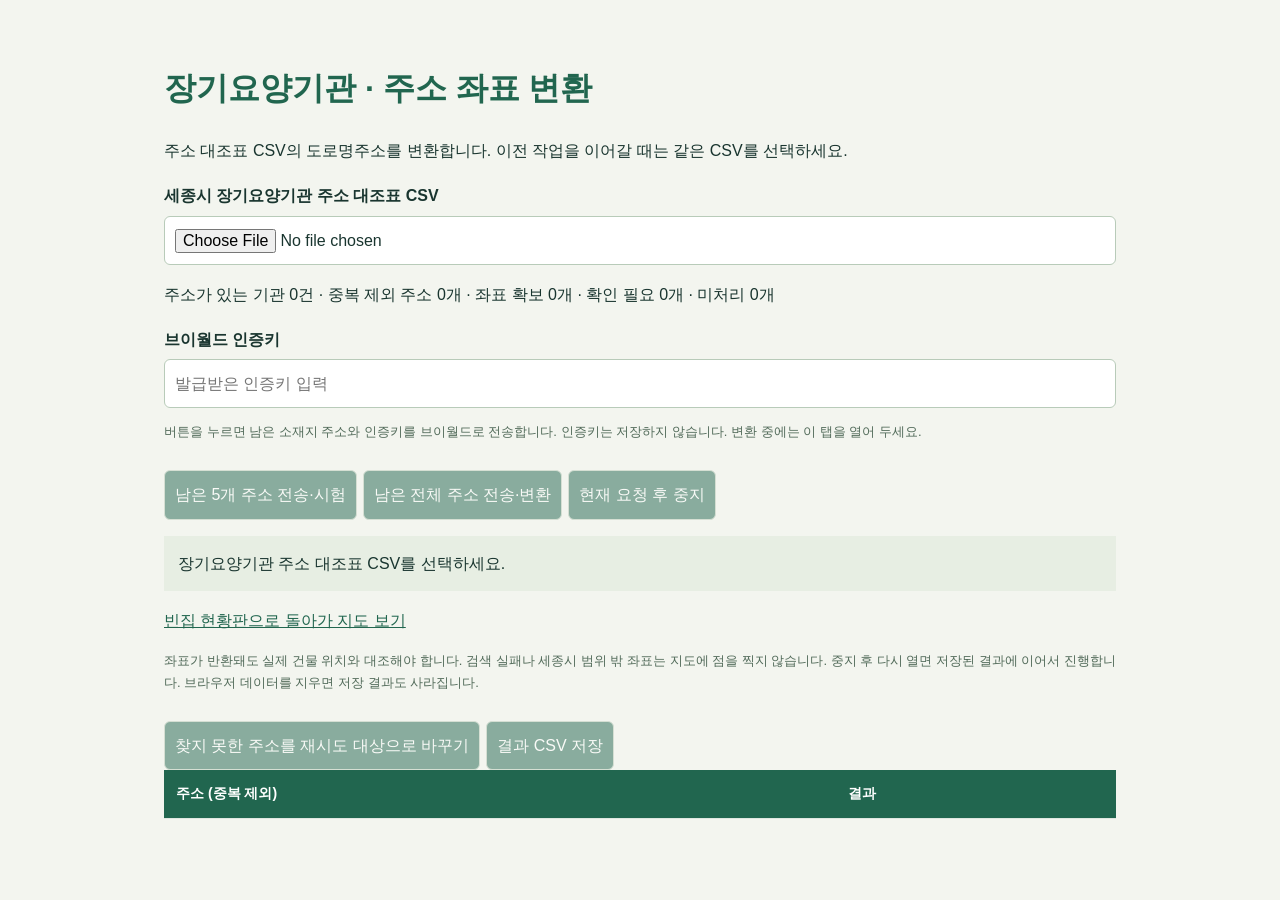
<file: long-term-care-geocode.html>
<!DOCTYPE html><html lang="ko"><head><meta charset="UTF-8"><meta name="viewport" content="width=device-width,initial-scale=1"><title>장기요양기관 · 주소 좌표 변환</title><style>
    * { box-sizing: border-box; }
    body { max-width: 1000px; margin: auto; padding: 40px 24px; font: 16px/1.7 "Malgun Gothic",sans-serif; background:#f3f5ef; color:#19352f; }
    h1 { color:#21664f; } label { display:block; margin:18px 0 6px; font-weight:bold; }
    input,textarea,select,button { font:inherit; padding:10px; border:1px solid #b8cbb9; border-radius:6px; }
    input,textarea { width:100%; background:white; } textarea { min-height:160px; }
    button { margin:14px 6px 0 0; cursor:pointer; background:#21664f; color:white; }
    button:disabled { opacity:.5; cursor:default; } .note { font-size:13px; color:#526b5a; }
    table { width:100%; border-collapse:collapse; background:white; font-size:14px; }
    th,td { padding:12px; border-bottom:1px solid #dfe7e1; text-align:left; }
    th { background:#21664f; color:white; } .scroll { overflow:auto; }
    #status { background:#e7eee3; padding:14px; } a { color:#21664f; }
  </style></head><body>
<h1>장기요양기관 · 주소 좌표 변환</h1>
<p>주소 대조표 CSV를 선택하세요. 같은 도로명주소는 한 번만 변환합니다.</p>
<div id="careSource"><label for="careFile">세종시 장기요양기관 주소 대조표 CSV</label><input id="careFile" type="file" accept=".csv"></div>
<p id="summary"></p>
<label for="apiKey">브이월드 인증키</label><input id="apiKey" type="password" autocomplete="off" placeholder="발급받은 인증키 입력">
<p class="note">버튼을 누르면 남은 소재지 주소와 인증키를 브이월드로 전송합니다. 인증키는 저장하지 않습니다. 변환 중에는 이 탭을 열어 두세요.</p>
<button id="five">남은 5개 주소 전송·시험</button><button id="all">남은 전체 주소 전송·변환</button><button id="stop" disabled>현재 요청 후 중지</button>
<p id="status" role="status">저장된 자료를 확인합니다.</p>
<p><a href="./">빈집 현황판으로 돌아가 지도 보기</a></p>
<p class="note">좌표가 반환돼도 실제 건물 위치와 대조해야 합니다. 검색 실패나 세종시 범위 밖 좌표는 지도에 점을 찍지 않습니다. 중지 후 다시 열면 저장된 결과에 이어서 진행합니다. 브라우저 데이터를 지우면 저장 결과도 사라집니다.</p>
<button id="retry">찾지 못한 주소를 재시도 대상으로 바꾸기</button><button id="download">결과 CSV 저장</button>
<div class="scroll"><table><thead><tr><th>주소 (중복 제외)</th><th>결과</th></tr></thead><tbody id="results"></tbody></table></div>
<script src="./vendor/xlsx-0.20.3.min.js"></script>
<script>const get=id=>document.getElementById(id);let requestNumber=0;
    function requestCoordinates(address, type, key) {
      return new Promise((resolve, reject) => {
        const callback = 'vworldAddress_' + Date.now() + '_' + (++requestNumber);
        const script = document.createElement('script');
        let finished = false;
        let timer;
        function finish(error, data) {
          if (finished) return;
          finished = true;
          clearTimeout(timer);
          script.remove();
          delete window[callback];
          if (error) reject(error); else resolve(data);
        }
        window[callback] = data => finish(null, data);
        script.onerror = () => finish(new Error('연결 실패: 네트워크와 브이월드 설정을 확인하세요.'));
        const url = new URL('https://api.vworld.kr/req/address');
        const parameters = {
          service: 'address', request: 'getcoord', version: '2.0',
          crs: 'EPSG:4326', format: 'json', errorformat: 'json',
          type, address, key, callback,
          domain: new URL('.', location.href).href
        };
        for (const [name, value] of Object.entries(parameters)) url.searchParams.set(name, value);
        script.src = url.href;
        timer = setTimeout(() => finish(new Error('20초 동안 응답이 없습니다. 네트워크와 인증키 설정을 확인하세요.')), 20000);
        document.head.append(script);
      });
    }

    function parseResponse(data) {
      const response = data && data.response;
      if (!response) throw new Error('예상과 다른 응답입니다.');
      if (response.status === 'NOT_FOUND') return {x:'', y:'', state:'주소를 찾지 못함'};
      if (response.status !== 'OK') {
        const code = String(response.error?.code || 'UNKNOWN').replace(/[^a-zA-Z0-9_-]/g,'');
        throw new Error('브이월드 오류 (' + code + '). 인증키·서비스 URL·활용 API를 확인하세요.');
      }
      const point = response.result?.point;
      if (point?.x == null || point?.y == null || String(point.x).trim()==='' || String(point.y).trim()==='') {
        throw new Error('응답에 좌표가 없습니다.');
      }
      const x = Number(point.x), y = Number(point.y);
      if (!Number.isFinite(x) || !Number.isFinite(y) || x < -180 || x > 180 || y < -90 || y > 90) {
        throw new Error('올바르지 않은 좌표가 반환되었습니다.');
      }
      return {x, y, state:'좌표 반환 · 지도 대조 필요'};
    }

const isDemolition=new URLSearchParams(location.search).get('dataset')==='demolition';
const isCare=true;
const activeYear=new URLSearchParams(location.search).get('year')==='2021'?'2021':'2026';
const baseScope='sejong-dashboard:v1:'+new URL('.',location.href).pathname;
const scope=baseScope+(isCare?':long-term-care':isDemolition?':demolition':activeYear==='2021'?':2021':'');
document.querySelector('h1').textContent=isCare?'장기요양기관 · 주소 좌표 변환':isDemolition?'철거 실적 · 주소 좌표 변환':activeYear+'년 자료 · 전체 주소 좌표 변환';
if(isCare){
  get('careSource').hidden=false;
  document.querySelector('h1 + p').textContent='주소 대조표 CSV의 도로명주소를 변환합니다. 이전 작업을 이어갈 때는 같은 CSV를 선택하세요.';
}
document.querySelector('a[href="./"]').href=isCare?'./?year=2026&view=reuse':isDemolition?'./demolition.html':'./?year='+activeYear;
const surveyKey=isDemolition?baseScope+':demolition-records':scope+':survey', coordinateKey=scope+':coordinates';
const normalize=s=>{let text=s.trim().replace(/\s+/g,' ');if(isDemolition&&text){text=text.replace(/^세종시\s+/,'세종특별자치시 ');if(!text.startsWith('세종특별자치시 '))text='세종특별자치시 '+text;}return text;};
const inside=(x,y)=>Number.isFinite(x)&&Number.isFinite(y)&&x>=127.12765872447403&&x<=127.4092754044858&&y>=36.40675835257603&&y<=36.73376199366809;
let sourceRaw, coordinateRaw, records=[], addresses=[], cache=new Map(), running=false, stopped=false, careFileRequest=0;
function checkUnchanged(){
  if((!isCare&&localStorage.getItem(surveyKey)!==sourceRaw)||localStorage.getItem(coordinateKey)!==coordinateRaw) throw new Error('다른 화면에서 저장 자료가 바뀌었습니다. 이 페이지를 새로고침하세요.');
}
function persist(){
  checkUnchanged();
  const points=records.flatMap(r=>{const c=cache.get(normalize(r.address));return c?.status==='ok'?[{address:r.address,region:r.region,longitude:c.x,latitude:c.y}]:[];});
  const rejected=records.filter(r=>{const c=cache.get(normalize(r.address));return c&&c.status!=='ok';}).length;
  const next=JSON.stringify({version:1,name:'전체 주소 좌표 변환',savedAt:new Date().toISOString(),records:points,rejected,geocoding:[...cache.values()]});
  try{localStorage.setItem(coordinateKey,next);}catch{throw new Error('브라우저에 저장하지 못해 중지했습니다. 기존 저장 결과는 유지됩니다. 결과 CSV를 내려받아 보관하세요.');}
  coordinateRaw=next;
}
function render(){
  const done=addresses.filter(a=>cache.has(a)).length, good=addresses.filter(a=>cache.get(a)?.status==='ok').length;
  get('summary').textContent=`${isCare?'주소가 있는 기관':'조사 기록'} ${records.length}건 · 중복 제외 주소 ${addresses.length}개 · 좌표 확보 ${good}개 · 확인 필요 ${done-good}개 · 미처리 ${addresses.length-done}개`;
  get('results').replaceChildren();
  for(const address of addresses){const tr=document.createElement('tr');for(const text of [address,cache.get(address)?.state||'대기']){const td=document.createElement('td');td.textContent=text;tr.append(td);}get('results').append(tr);}
  for(const id of ['five','all','retry','apiKey'])get(id).disabled=running||!addresses.length;
  get('stop').disabled=!running;
  get('download').disabled=!addresses.length;
  get('careFile').disabled=running;
}
function load(careRecords){
  try{
    sourceRaw=isCare?null:localStorage.getItem(surveyKey); coordinateRaw=localStorage.getItem(coordinateKey);
    const source=isCare?{version:1,records:careRecords}:JSON.parse(sourceRaw||'null');
    cache.clear();
    if(source?.version!==1||!Array.isArray(source.records)||!source.records.length)throw new Error('먼저 현황판에서 엑셀을 선택해 저장한 뒤, 같은 브라우저에서 이 페이지를 다시 여세요.');
    if(source.records.some(r=>!r||typeof r.address!=='string'||(!isDemolition&&!r.address.trim())||typeof r.region!=='string'))throw new Error('조사자료 형식을 확인해 주세요. 현황판에서 엑셀을 다시 선택하세요.');
    records=source.records.filter(r=>r.address.trim()).map(r=>isDemolition?{...r,address:normalize(r.address)}:r);addresses=[...new Set(records.map(r=>normalize(r.address)))];
    const previous=JSON.parse(coordinateRaw||'null');
    if(previous&&previous.version!==1)throw new Error('저장된 좌표 형식을 확인할 수 없습니다.');
    for(const c of previous?.geocoding||[]){if(typeof c.address==='string'&&addresses.includes(c.address)&&((c.status==='ok'&&inside(c.x,c.y))||['missing','outside'].includes(c.status)))cache.set(c.address,{address:c.address,status:c.status,x:c.x,y:c.y,state:c.status==='ok'?'좌표 확보 · 지도 대조 필요':c.status==='missing'?'주소를 찾지 못함':'세종시 범위 밖 · 주소 확인 필요'});}
    for(const c of previous?.records||[]){if(typeof c.address==='string'&&inside(c.longitude,c.latitude)&&addresses.includes(normalize(c.address)))cache.set(normalize(c.address),{address:normalize(c.address),x:c.longitude,y:c.latitude,status:'ok',state:'좌표 확보 · 지도 대조 필요'});}
    get('status').textContent=(isCare?'주소 대조표를 불러왔습니다.':'저장 자료를 불러왔습니다.')+' 먼저 남은 5개 주소로 시험하세요.'+(isDemolition?' 주소 미기재 '+(source.records.length-records.length)+'건은 변환에서 제외합니다.':'');
  }catch(e){records=[];addresses=[];get('status').textContent=e.message;}
  render();
}
get('careFile').addEventListener('change',async()=>{
  const file=get('careFile').files[0];
  if(!file||running)return;
  const request=++careFileRequest;
  try{
    const text=await file.text();
    if(request!==careFileRequest||running)return;
    const workbook=XLSX.read(text.replace(/^\uFEFF/,''),{type:'string',raw:true});
    const rows=XLSX.utils.sheet_to_json(workbook.Sheets[workbook.SheetNames[0]],{defval:''});
    if(!rows.length||rows.some(row=>!/^\d+$/.test(row['장기요양기관기호'])||!row['기관명']||!Object.hasOwn(row,'주소'))){
      throw new Error('장기요양기관 주소 대조표 CSV를 선택하세요.');
    }
    const institutions=rows.filter(row=>row['주소'].trim()).map(row=>({
      id:row['장기요양기관기호'],name:row['기관명'],type:row['기관유형명'],
      address:row['주소'],region:'세종특별자치시'
    }));
    if(!institutions.length)throw new Error('주소가 있는 기관이 없습니다.');
    load(institutions);
  }catch(error){if(request===careFileRequest)get('status').textContent=error.message;}
});
async function run(limit){
  if(running)return;
  const key=get('apiKey').value.trim();
  if(location.protocol!=='https:'){get('status').textContent='GitHub Pages의 HTTPS 주소에서 열어주세요.';return;}
  if(!key){get('status').textContent='인증키를 입력하세요.';return;}
  const pending=addresses.filter(a=>!cache.has(a)).slice(0,limit);
  if(!pending.length){get('status').textContent='미처리 주소가 없습니다. 확인이 필요한 주소는 아래 결과를 살펴보세요.';return;}
  running=true;stopped=false;render();let completed=0;
  try{
    checkUnchanged();
    for(const address of pending){
      if(stopped)break;
      checkUnchanged();get('status').textContent=`이번 작업 ${completed+1}/${pending.length}개 검색 중`;
      const result=parseResponse(await requestCoordinates(address,isCare?'ROAD':'PARCEL',key));
      checkUnchanged();
      const status=typeof result.x!=='number'?'missing':inside(result.x,result.y)?'ok':'outside';
      cache.set(address,{address,x:result.x,y:result.y,status,state:status==='ok'?'좌표 확보 · 지도 대조 필요':status==='missing'?'주소를 찾지 못함':'세종시 범위 밖 · 주소 확인 필요'});
      persist();completed++;render();
      if(!stopped&&completed<pending.length)await new Promise(resolve=>setTimeout(resolve,500));
    }
    get('status').textContent=`${stopped?'중지':'이번 작업 완료'} · ${completed}개 처리·저장. ${isCare?'결과 CSV를 저장하세요.':'현황판으로 돌아가면 저장된 좌표가 표시됩니다.'}`;
  }catch(e){get('status').textContent=e.message+' 이전에 저장된 결과부터 이어서 진행할 수 있습니다.';}
  finally{get('apiKey').value='';running=false;render();}
}
get('five').addEventListener('click',()=>run(5));
get('all').addEventListener('click',()=>run(Infinity));
get('stop').addEventListener('click',()=>{stopped=true;get('status').textContent='현재 요청을 저장한 뒤 중지합니다.';});
get('retry').addEventListener('click',()=>{try{checkUnchanged();for(const [a,c]of cache)if(c.status!=='ok')cache.delete(a);persist();render();get('status').textContent='확인 필요 주소를 대기로 바꿨습니다. 변환 버튼을 눌러야 다시 전송합니다.';}catch(e){get('status').textContent=e.message;}});
get('download').addEventListener('click',()=>{
  const cell=v=>'"'+String(v??'').replace(/^[\s]*[=+@-]/,"'$&").replace(/"/g,'""')+'"';
  const rows=[['소재지','경도','위도','결과'],...records.map(r=>{const c=cache.get(normalize(r.address));return[r.address,c?.status==='ok'?c.x:'',c?.status==='ok'?c.y:'',c?.state||'대기'];})];
  if(isCare){
    rows[0].unshift('장기요양기관기호','기관명','기관유형명');
    records.forEach((record,index)=>rows[index+1].unshift(record.id,record.name,record.type));
  }
  const url=URL.createObjectURL(new Blob(['\ufeff'+rows.map(r=>r.map(cell).join(',')).join('\r\n')],{type:'text/csv;charset=utf-8'}));
  const a=document.createElement('a');a.href=url;a.download=isCare?'세종시_장기요양기관_좌표.csv':isDemolition?'철거실적_주소좌표.csv':activeYear+'년_빈집_전체주소_좌표.csv';a.click();setTimeout(()=>URL.revokeObjectURL(url),1000);
});
if(isCare){get('status').textContent='장기요양기관 주소 대조표 CSV를 선택하세요.';render();}
else load();
</script></body></html>
</file>
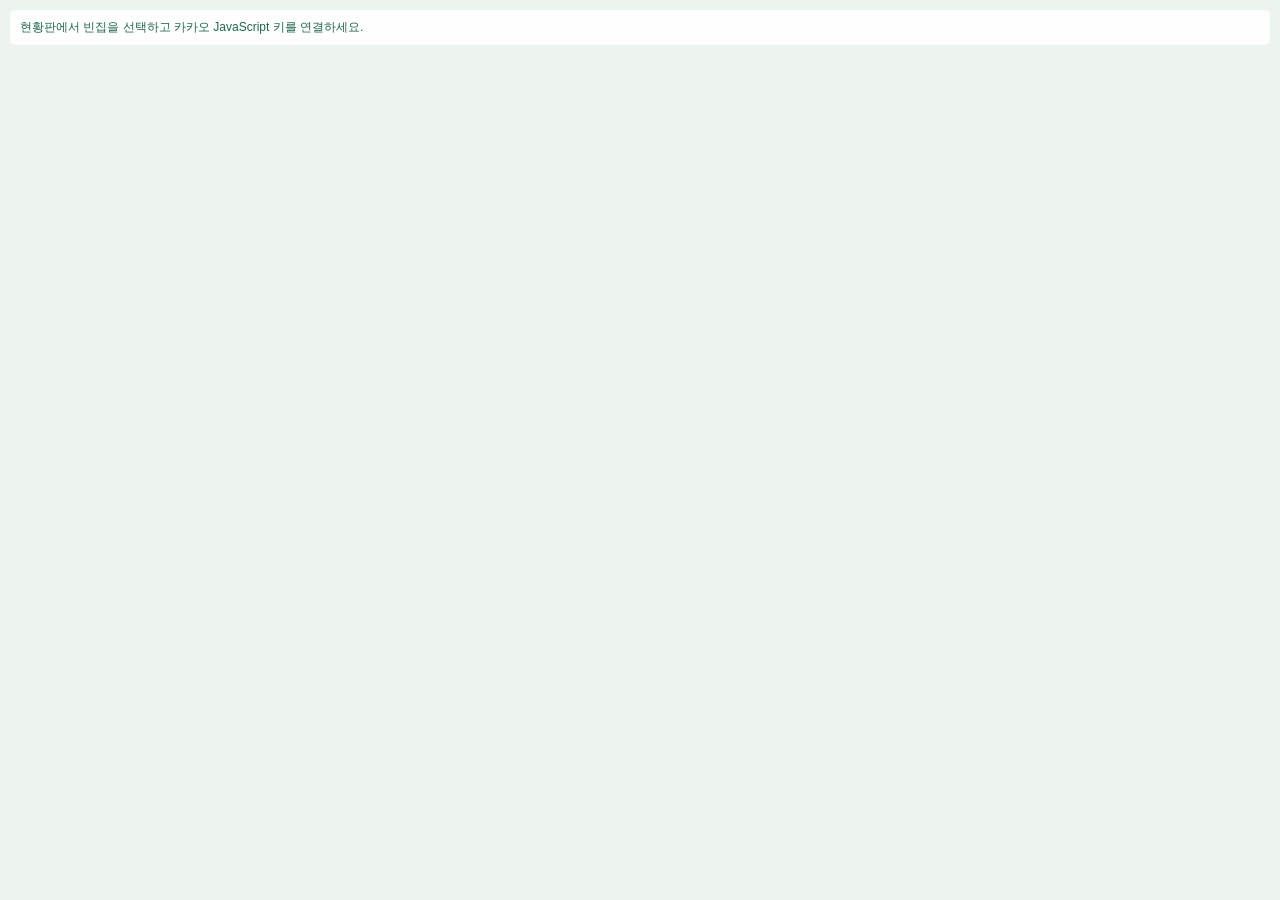
<file: street-view-frame.html>
<!doctype html><html lang="ko"><head><meta charset="utf-8"><meta name="viewport" content="width=device-width,initial-scale=1"><title>카카오 로드뷰</title><style>html,body,#panorama{height:100%;width:100%;margin:0;overflow:hidden}body{font:12px/1.6 'Malgun Gothic',sans-serif;background:#edf3ee}#panoMessage{position:absolute;top:10px;left:10px;right:10px;z-index:20;background:#fffffff0;padding:8px 10px;border-radius:5px;color:#21664f;pointer-events:none}</style></head><body><div id="panorama" aria-label="선택 위치 카카오 로드뷰"></div><div id="panoMessage" role="status">거리뷰 준비 중입니다.</div><script src="./street-view-frame.js"></script></body></html>
</file>
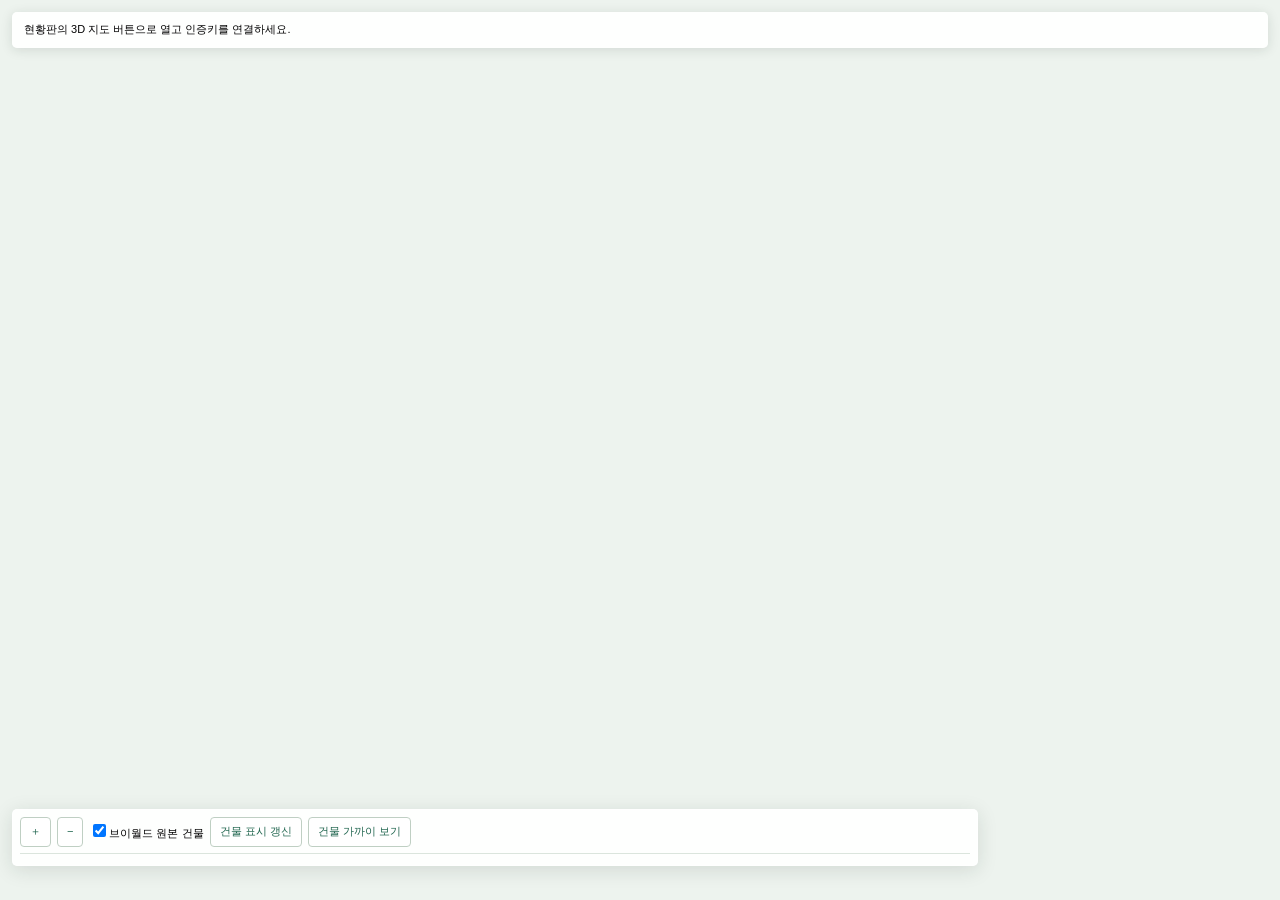
<file: vworld-3d.html>
<!doctype html>
<html lang="ko"><head><meta charset="utf-8"><meta name="viewport" content="width=device-width,initial-scale=1"><meta name="referrer" content="strict-origin-when-cross-origin"><title>세종시 빈집 3D 지도</title><link rel="stylesheet" href="https://hangeul.pstatic.net/hangeul_static/css/nanum-square-neo.css">
<style>html,body,#vmap{width:100%;height:100%;margin:0;overflow:hidden}body{font:12px/1.6 NanumSquareNeoVariable,NanumSquareNeo,'Malgun Gothic',sans-serif;background:#edf3ee}#viewerNotice{position:absolute;left:12px;top:12px;right:12px;z-index:10;padding:9px 12px;background:#fffffff0;border-radius:5px;pointer-events:none}#viewerControls{position:absolute;left:12px;bottom:34px;z-index:10;display:flex;gap:6px;align-items:center;flex-wrap:wrap;background:#fffffff0;padding:7px;border-radius:5px}button,select{padding:5px 9px;border:1px solid #bfcfc3;border-radius:4px;background:#fff;color:#21664f;font:inherit;cursor:pointer}#selectedLabel{font-weight:bold;overflow-wrap:anywhere}#viewerControls label{white-space:nowrap}
#viewerNotice{font-size:11px;backdrop-filter:blur(8px);box-shadow:0 2px 12px #172b2320}#viewerControls{right:12px;max-width:950px;font-size:11px;border:1px solid #ffffff80;backdrop-filter:blur(10px);box-shadow:0 4px 20px #172b2320}#providerStatus3D{flex-basis:100%;font-size:10px;color:#536459;border-top:1px solid #dbe5dd;padding-top:4px}select{max-width:160px}#selectedLabel{font-size:11px}
</style></head>
<body><div id="vmap" aria-label="브이월드 3차원 지도"></div><div id="viewerNotice" role="status">3D 지도를 준비합니다.</div><div id="viewerControls"><button type="button" id="zoomIn3D" aria-label="3D 지도 확대">＋</button><button type="button" id="zoomOut3D" aria-label="3D 지도 축소">−</button><label><input id="showBuildings3D" type="checkbox" checked>브이월드 원본 건물</label><button id="refreshBuildings3D" type="button">건물 표시 갱신</button><button id="closeView3D" type="button">건물 가까이 보기</button><span id="selectedLabel"></span><span id="providerStatus3D" role="status"></span></div>
<!-- Parser-time loading is required by the official WebGL SDK. No key in this page URL. -->
<script src="./vworld-3d-viewer.js"></script></body></html>
</file>
